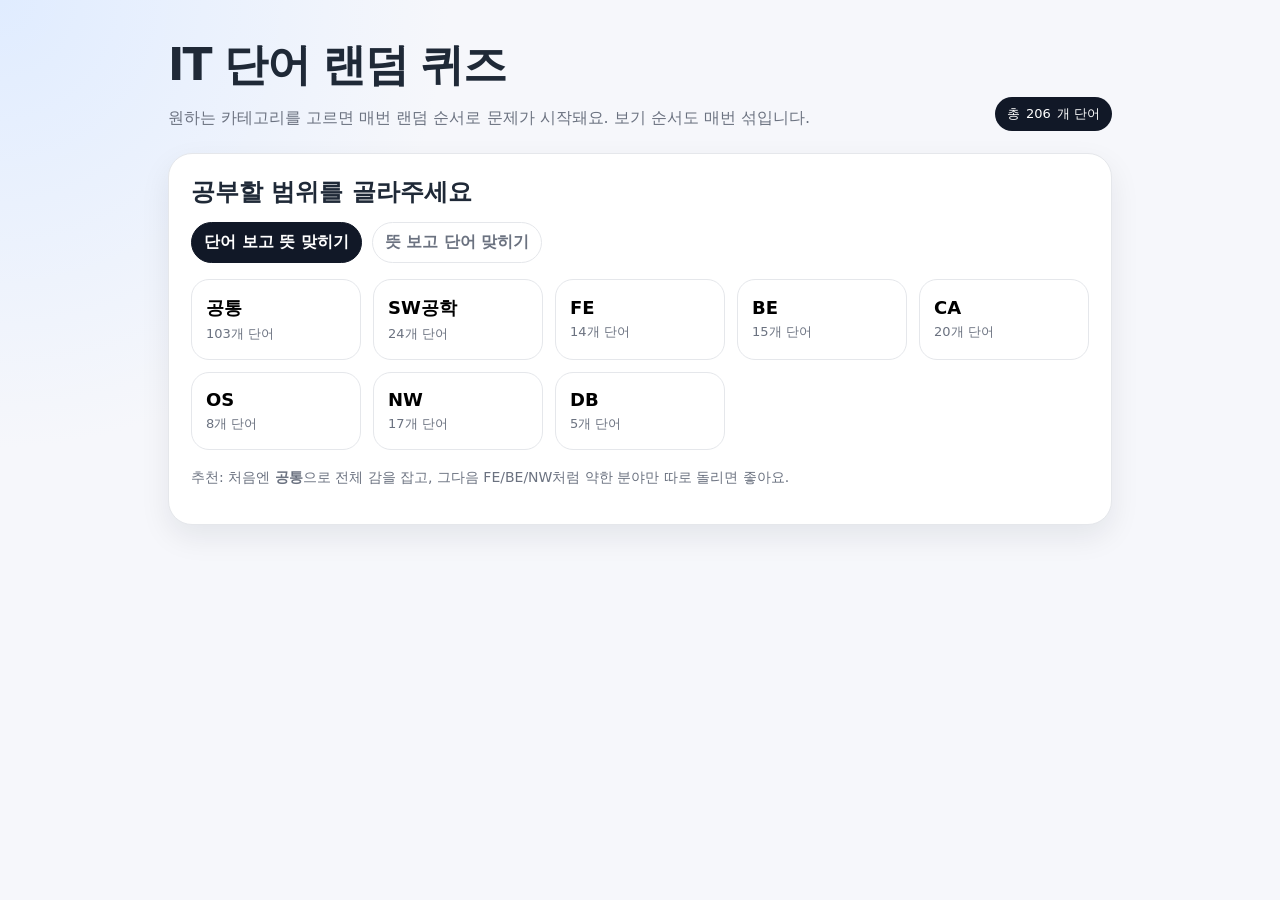
<file: index.html>
<!DOCTYPE html>
<html lang="ko">
<head>
  <meta charset="UTF-8" />
  <meta name="viewport" content="width=device-width, initial-scale=1.0" />
  <title>IT 단어 퀴즈 - 박지우 단어장</title>
  <link rel="stylesheet" href="style.css" />
</head>
<body>
  <div class="wrap">
    <section class="hero">
      <div>
        <h1 class="title">IT 단어 랜덤 퀴즈</h1>
        <p class="subtitle">원하는 카테고리를 고르면 매번 랜덤 순서로 문제가 시작돼요. 보기 순서도 매번 섞입니다.</p>
      </div>
      <div class="pill">총 <span id="totalCount">0</span>개 단어</div>
    </section>

    <section id="home" class="card">
      <h2 style="margin:0;">공부할 범위를 골라주세요</h2>
      <div class="mode-row" aria-label="퀴즈 유형 선택">
        <button class="mode active" data-mode="termToDesc">단어 보고 뜻 맞히기</button>
        <button class="mode" data-mode="descToTerm">뜻 보고 단어 맞히기</button>
      </div>
      <div id="categoryGrid" class="category-grid"></div>
      <p class="note">추천: 처음엔 <b>공통</b>으로 전체 감을 잡고, 그다음 FE/BE/NW처럼 약한 분야만 따로 돌리면 좋아요.</p>
    </section>

    <section id="quiz" class="card hidden">
      <div class="topbar">
        <button class="link-btn" id="backBtn">← 카테고리 다시 고르기</button>
        <div class="stats">
          <span class="stat" id="catStat">-</span>
          <span class="stat" id="scoreStat">0 / 0</span>
          <span class="stat" id="leftStat">남은 문제 0</span>
        </div>
      </div>
      <div class="progress"><div id="bar"></div></div>
      <div class="question">
        <div class="q-label" id="qLabel">이 단어의 뜻은?</div>
        <div class="q-main" id="qTerm"></div>
        <div class="q-desc hidden" id="qDesc"></div>
      </div>
      <div class="options" id="options"></div>
      <div id="answerBox" class="answer-box hidden"></div>
      <div class="controls">
        <button class="primary hidden" id="nextBtn">다음 문제</button>
        <button class="secondary" id="restartBtn">이 범위 다시 셔플</button>
        <button class="danger" id="resetWrongBtn">오답노트 비우기</button>
      </div>
      <div id="reviewArea" class="note"></div>
    </section>
  </div>

  <script>
    const WORDS = {"공통": [{"term": "HTTP", "short": "웹 브라우저(클라이언트)와 서버가 HTML, 이미지 등 데이터를 교환하기 위한 규칙, 프로토콜.", "detail": "Hypertext Transfer Protocol, 사용자가 링크를 클릭하면 브라우저가 서버에 데이터를 요청(Request)하고, 서버가 응답(Response)하여 웹 페이지를 보여주는 방식"}, {"term": "JavaScript", "short": "프로그래밍 언어, 웹 페이지를 동적으로 만들고 서버까지 개발할 수 있는 멀티 패러다임 프로그래밍 언어.", "detail": "객체 기반의 스크립트 언어로 HTML/CSS와 함께 프론트앤드 필수기술"}, {"term": "GW-BASIC", "short": "1980년대 인기를 끌었던 프로그래밍 입문용 언어.", "detail": "1980년대 후반 MS-DOS 환경에서 인기를 끌었던 마이크로소프트의 인터프리터 방식 프로그래밍 언어"}, {"term": "Git", "short": "코드가 보관되는 폴더인 저장소를 관리하는 프로그램(분산 버전 관리 시스템 프로그램)", "detail": ""}, {"term": "HTTPS", "short": "웹 브라우저와 서버 간의 데이터를 암호화하여 전송하는 안전한 통신 규약", "detail": "Hypertext Transfer Protocol Secure, SSL/TLS 인증서를 사용하여 통신을 암호화하고 서버를 인증함으로써 중간자 공격, 데이터 변조 및 도청을 방지."}, {"term": "HTML", "short": "웹 브라우저에 표시되도록 설계된 표준 마크업 언어.", "detail": "HyperText Markup Language, 제목, 단락, 목록 등 본문을 위한 구조적 의미 표현 뿐만 아니라 링크, 인용 그밖의 구조적 문서를 만들 수 있는 방법 제공."}, {"term": "CSS", "short": "마크업 언어가 실제 표시되는 방법을 기술하는 스타일 언어.", "detail": "Cascading Style Sheets."}, {"term": "API", "short": "서로 다른 소프트웨어 구성 요소가 데이터를 주고받거나 기능을 활용할 수 있도록 정의된 일련의 규칙과 약속", "detail": "Application Programming interface, 프로그램을 만드는데 필요한 기능을 직접 구현하지 않고 API 제공자들이 공유하는 데이터와 모듈 등을 갖다 쓸 수 있음."}, {"term": "Ontology", "short": "특정 분야에 존재하는 개념이나 관계를 명확하게 정의하고 구조화한 지식 모델", "detail": "기존의 가시적인 데이터 뿐만 아니라 비가시적인 개념까지 표현하는 지식표현방법. 개체, 클래스, 속성, 관계, 제약조건 구성. 의미, 관계를 포함한다는 점에서 경쟁력."}, {"term": "SDLC", "short": "소프트웨어 개발 수명주기. 소프트웨어 개발의 효율성과 품질을 높이기 위해 체계적으로 설계된 프로세스", "detail": "Software Development Life Cycle, 고품질 소프트웨어를 최소 비용과 시간으로 개발하기 위해 기획, 설계, 구현, 테스트, 배포, 유지보수의 단계를 구조화한 방법론"}, {"term": "SRS", "short": "소프트웨어 요구사항 명세서, 개발할 SW의 기능, 성능, 제약조건을 정의한 문서로 프로젝트의 핵심 지침서.", "detail": "Software Requirement Specification."}, {"term": "SDD", "short": "AI 시대에 코드보다 명세를 먼저 정의하고 이를 바탕으로 AI 에이전트가 코드를 생성/검증하는 현대적 개발 방법론", "detail": "Spec-Driven Development."}, {"term": "STS", "short": "스프링 프레임워크 기반의 자바 애플리케이션 개발을 위한 이클립스(Eclipse) 기반의 오픈소스 IDE", "detail": "Spring Tool Suite. Java/Spring 기반의 웹 서비스, 애플리케이션 구축."}, {"term": "React.js", "short": "자바스크립트 라이브러리의 하나로서 사용자 인터페이스를 만들기 위해 사용된다.", "detail": "보통 라우팅, API통신 등의 기능이 요구되는데 리액트에는 기본적으로 제공되지 않기 때문에 추가 라이브러리를 사용해야 한다.(2021-11기준)"}, {"term": "TDDD", "short": "데이터베이스 테스트 주도 개발(Test-Driven Database Development) 방법론", "detail": "제적(prior) 테스트를 도출하여 작성한 후, 실제적인 구현 착수보다 우선하는 소프트웨어 개발 방법론."}, {"term": "Regression Testing", "short": "회귀 테스트, 코드 수정으로 인해 기존 기능이 손상되지 않거나 새로운 버그가 발생하지 않는지 확인하는 데 사용되는 SW 테스트 전략", "detail": "소프트웨어의 기능 추가, 변경, 버그 수정 후, 기존에 잘 작동하던 기능에 회귀 버그가 발생했는지 확인하는 재테스트 기법"}, {"term": "CI/CD", "short": "개발자가 코드를 공유 저장소에 자주 반영(CI)하고, 자동화된 테스트 및 빌드(CD)", "detail": "지속적 통합(Continuous Integration)과 지속적 제공/배포(Continuous Delivery/Deployment)를 결합한 자동화 프로세스"}, {"term": "Kubernetes", "short": "k8s, 컨테이너화된 애플리케이션의 배포, 확장, 관리를 자동화하는 오픈소스 플랫폼", "detail": "쿠버네티스. 도커 등 컨테이너화된 애플리케이션의 배포, 확장, 관리를 자동화하는 오픈소스 컨테이너 오케스트레이션 플랫폼"}, {"term": "I18N", "short": "소프트웨어를 다양한 언어, 지역, 문화권 환경에 맞춰 쉽게 적응할 수 있도록 설계하는 개발 과정", "detail": "Internationalization. 텍스트 번역뿐만 아니라 날짜/숫자 형식, 화폐, UI 방향(RTL) 등을 사용자 환경에 맞게 최적화."}, {"term": "anaconda", "short": "패키지 관리와 디플로이를 단순케 할 목적으로 과학 계산을 위한 Python과 R 프로그래밍 언어의 자유-오픈 소스 배포판", "detail": ""}, {"term": "pip", "short": "Python에서 외부 패키지 모듈들을 설치하고 관리하는 패키지매니저.", "detail": "Python에서 사용가능한 다양한 package들을 설치 및 제거, 즉 관리하는 소프트웨어"}, {"term": "UV", "short": "빠르고 현대적인 Python 프로젝트/패키지 매니저. 가상환경과 의존성 설치를 빠르게 처리할 수 있도록 만든 CLI툴", "detail": "주로 Conda와 비교됨."}, {"term": "PATH environment variable", "short": "Path 환경변수. 운영체제가 명령어를 찾을 때 탐색하는 디렉토리 목록", "detail": ""}, {"term": "path", "short": "특정한 파일이 있는 위치를 나타내는 주소", "detail": ""}, {"term": "MFA", "short": "두 가지 이상의 서로 다른 인증 유형을 조합해 신원을 확인하는 방식", "detail": "multi-factor authentication. type 1+type 2, type2+type3, type3+type1 구성. 같은 유형끼리 조합은 MFA로 인정 안 됨."}, {"term": "2FA", "short": "MFA의 가장 흔한 형태로, 정확히 두 가지 인증 요소를 사용하는 방식", "detail": "two factor authentication, id/pw + otp"}, {"term": "SSH", "short": "네트워크를 통해 원격 서버에 안전하게 접속하기 위한 암호화 프로토콜", "detail": "secure shell, 주로 TCP 포트 22를 사용하여 클라이언트와 서버 간의 암호화된 터널을 생성합니다."}, {"term": "RSA", "short": "공개키(비대칭키) 암호화 알고리즘으로 가장 많이 씀", "detail": "리베스트-샤미르-애들먼 앞이름따서 지음. 소수(프라임넘버)라서 가능함. 작은 수는 복잡하지 않지만 큰 수로 가면 어마어마해짐."}, {"term": "PKI", "short": "공개키(비대칭키) 기반 구조", "detail": "항상 동일키, 이미 모두 공유됨."}, {"term": "SSH-keygen", "short": "공개키(삐대칭키) 알고리즘 기반의 SSH 키 쌍(공개키+개인키)을 생성하는 도구.", "detail": "일부 레거시 시스템이 패스워드 인증에 머물러있어서 국내에선 상대적으로 덜 씀."}, {"term": "Local Storage", "short": "웹 브라우저가 제공하는 클라이언트 측 데이터 장소(서버가 아닌, 사용자 브라우저에 데이터 저장)", "detail": "브라우저에 데이터를 영구적으로 저장하며, Session Storage처럼 탭을 닫아도 데이터가 사라지지 않음."}, {"term": "Oauth 2.0", "short": "제3자 애플리케이션에 비밀번호를 넘기지 않고도 특정한 권한만 위임할 수 있게 해주는 인증, 인가 프로토콜", "detail": ""}, {"term": "OpenID Connect", "short": "Oauth 2.0 위에 신원확인(인증) 기능을 추가한 프로토콜", "detail": "Access Token에 ID Token 추가발급"}, {"term": "SVN", "short": "중앙집중식 버전관리 시스템, 코드 변경 이력 관리하고 협업할 수 있게 해줌.", "detail": "Subversion, 서버에만 존재. 오프라인 작업 불가능, 브랜치 무거움. 속도 느려서 레거시 시스템 형상관리용으로 사용."}, {"term": "Remote Repository", "short": "원격저장소, 로컬이 아닌 서버에 있는 코드 저장소.", "detail": "GitHub, GitLab, Bitbucket 같은 곳이 대표적. 팀원들이 코드를 PUSH(올리고)/PULL(받아서) 함께 협업하는 공간"}, {"term": "Local Repository", "short": "내 PC에 있는 작업 폴더 + 변경 이력 저장소, 코드파일이나 수정기록도 저장됨.", "detail": "로컬저장소"}, {"term": "linefeed", "short": "리눅스 - 줄바꿈", "detail": ""}, {"term": "carriage return", "short": "윈도우 - 줄바꿈", "detail": ""}, {"term": "퍼지로직", "short": "참과 거짓이라는 이진 논리에서 벗어나 0~1 사이 연속적인 실수를 사용하여 모호하고 주관적인 정보를 처리하는 수학적 도구", "detail": "가전제품 제어, AI 등 복잡하고 불확실한 데이터를 다루는 시스템에 활용됨."}, {"term": "NLP", "short": "자연어처리. 인공지능의 하위분야로 컴퓨터가 인간의 언어를 이해, 해석, 생성 및 조작할 수 있도록 하는 기술", "detail": "Natural Language Processing. LLM과 달리 언어의 이해와 특정 작업(분석)에 중점을 둠. 분석기술로 워드투벡, BERT, GPT"}, {"term": "LLM", "short": "대규모 언어 모델, 인간의 언어를 이해하고 생성하는 데 사용되는 인공지능모델.", "detail": "Large Language Model. NLP와 달리 대규모 데이터를 기반으로 새로운 텍스트를 생성하는 데 더 특화되어있음."}, {"term": "NER", "short": "명명된 엔티티 인식. 텍스트 내에서 이인명, 지명, 기관명과 같은 특정한 정보를 가진 단어나 구를 식별하고 분류한다.", "detail": "Named Entity Recognition. NLP를 위한."}, {"term": "코사인유사도", "short": "두 벡터 간의 유사도를 각도로 측정하는 방법, -1~1 사이 값으로 표현", "detail": "벡터의 크기가 아닌 방향의 유사성을 측정. 값이 1에 가까울수록 유사, 0이면 무관, -1이면 반대. NLP에서 문장/단어 유사도 비교에 활용"}, {"term": "RNN", "short": "순환 신경망. 이전 단계 출력을 다음 입력으로 활용하여 순서 있는 데이터를 처리하는 신경망", "detail": "Recurrent Neural Network. 텍스트, 시계열 등 순차 데이터 처리에 적합. 장기 의존성 문제(기울기 소실)가 있어 LSTM, GRU로 발전. Transformer 등장 후 주류에서 밀림"}, {"term": "Transformer", "short": "어텐션 메커니즘 기반 딥러닝 모델 구조로 현대 LLM의 근간", "detail": "문장을 만들어내는 알고리즘. 'Attention is All You Need'에서 제안. 병렬 처리가 가능해 RNN보다 학습 속도가 빠르며, GPT·BERT 등 모든 현대 LLM의 기반 구조"}, {"term": "토큰화", "short": "텍스트를 모델이 처리할 수 있는 최소 단위(토큰)로 분리하는 과정", "detail": "단어·서브워드·문자 단위로 분리. LLM은 토큰 단위로 텍스트를 이해·생성하며, 한국어는 영어 대비 토큰 효율이 낮은 편"}, {"term": "입력 임베딩", "short": "토큰을 고차원 벡터로 변환하여 의미를 수치화하는 과정", "detail": "의미가 유사한 단어는 벡터 공간에서 가까이 위치. Transformer의 첫 번째 처리 단계로, 이후 어텐션 연산의 입력값이 됨"}, {"term": "TOP-K", "short": "AI가 다음 단어 생성 시 상위 K개 후보만 고려하여 선택하는 샘플링 방식", "detail": "AI가 고려하는 후보 단어의 수를 직접 제한하는 방식"}, {"term": "TOP-P", "short": "누적 확률이 P(%)가 될 때까지 후보 단어를 포함하여 선택하는 샘플링 방식", "detail": "특정 확률 퍼센테이지가 될 때까지 AI가 단어의 수를 뽑기"}, {"term": "ChatGPT", "short": "OpenAI가 GPT 모델 기반으로 만든 대화형 AI 서비스", "detail": "GPT-3.5, GPT-4 기반에 RLHF로 미세조정하여 자연스러운 대화가 가능하도록 한 챗봇."}, {"term": "RLHF", "short": "인간의 피드백을 강화학습에 결합하여 AI 모델을 정렬(Alignment)하는 기법", "detail": "인간이 선호하는 답변에 보상을 주어 모델을 미세조정하는 방식"}, {"term": "CoT", "short": "복잡한 추론이 필요할 때 단계별로 생각해보기를 추가하여 검증", "detail": "LLM이 복잡한 문제에 답을 내리기 전 중간 사고 단계를 명시적으로 표현하도록 유도하는 prompting 전략"}, {"term": "type1", "short": "지식 기반 인증 (사용자가 알고 있는 것)", "detail": "id/pw, PIN 등 사용자가 머릿속에 기억하는 정보로 인증"}, {"term": "type2", "short": "소유 기반 인증 (사용자가 가지고 있는 것)", "detail": "OTP 기기, 스마트카드, 휴대폰 등 물리적 소유물로 인증"}, {"term": "type3", "short": "존재 기반 인증 (사용자의 신체적 특성)", "detail": "지문, 홍채, 얼굴인식 등 생체정보로 인증. FIDO 프로토콜이 대표적"}, {"term": "FIDO", "short": "생체인증에 쓰이는 대표 프로토콜,", "detail": "Fast IDentity Online. FIDO2는 WebAuthn 포함. 피싱에 강하고 비밀번호 없는 인증(Passwordless) 구현 가능. type3 인증의 대표 구현체"}, {"term": "GPT", "short": "OpenAI가 개발한 대규모 사전학습 언어 모델", "detail": "Generative Pre-trained Transformer. 다양한 데이터로 학습시킨 것, 가장 유사한 단어들의 후보군 중에서 확률 기반 랜덤."}, {"term": "TCP", "short": "전송제어 프로토콜. 컴퓨터가 다른 컴퓨터와 데이터 통신을 하기 위한 다중화 규약", "detail": "Transmission Control Protocol. 3-way handshake로 연결 후 패킷 순서 보장·재전송 처리. HTTP/HTTPS의 기반. 속도보다 신뢰성이 중요한 곳에 사용"}, {"term": "UDP", "short": "사용자 데이터그램 프로토콜. 비연결형 전송 프로토콜로 신뢰성보다 속도를 우선시", "detail": "User Datagram Protocol. 연결 설정 없이 데이터 전송. 패킷 손실 가능하지만 빠름. 스트리밍, 온라인 게임, DNS, VoIP 등에 활용"}, {"term": "HypeText", "short": "링크를 통해 다른 문서로 이동할 수 있는 비선형적 텍스트", "detail": "클릭 한 번으로 연관 문서로 이동하는 구조. HTML의 'HT'가 HyperText의 약자이며, 웹의 핵심 개념"}, {"term": "Anchor tab", "short": "A tab. HTML에서 하이퍼링크를 만드는 태그", "detail": "<a href='URL'>텍스트<\/a> 형태로 사용. href로 이동 경로 지정, target='_blank'로 새 탭 열기 가능. 페이지 내 특정 위치(앵커)로 이동도 가능"}, {"term": "XML", "short": "데이터를 태그로 구조화하여 저장·전송하는 마크업 언어", "detail": "eXtensible Markup Language. 태그를 사용자가 직접 정의 가능. 시스템 간 데이터 교환에 사용되나 JSON 대비 무거움. 레거시 시스템·공공 API·문서 표준에서 여전히 활용"}, {"term": "Markdown", "short": "간단한 기호로 서식 있는 문서를 작성하는 경량 마크업 언어", "detail": "# (제목), * (강조), - (목록) 등 직관적 문법. HTML로 변환 가능. GitHub README, 블로그, 기술 문서 작성에 널리 사용됨"}, {"term": "GET", "short": "데이터를 URL에 담아 요청(조회)", "detail": ""}, {"term": "POST", "short": "데이터를 Body에 담아 요청(전송/저장), URL엔 안보임.", "detail": ""}, {"term": "URI Schema", "short": "어떤 방식으로 리소스에 접근할지 정의하는 규칙.", "detail": ""}, {"term": "DOM", "short": "문서 객체 모델로 웹 페이지를 스크립트 또는 프로그래밍 언어와 연결", "detail": "Document Object Model."}, {"term": "웹접근성", "short": "장애 여부, 나이, 환경에 상관없이 누구나 웹을 동등하게 이용할 수 있도록 만드는 것.", "detail": "대표적으로 이미지에 alt 추가(시각장애인 정보제공 고려)"}, {"term": "SEO", "short": "검색엔진 최적화, 검색결과에서 내 웹사이트가 상위에 노출되도록 최적화하는 작업.", "detail": "Search Engine Optimization"}, {"term": "Semantic Tag", "short": "태그 이름 자체가 의미를 가지는 HTML 태그, 브라우저와 검색엔진이 콘텐츠 구조를 이해할 수 있게 만듦.", "detail": "<head>, <body> 여러 태그 안에서 가능."}, {"term": "UTF-8", "short": "유니코드(한글)", "detail": ""}, {"term": "EUC-KR", "short": "한글을 2바이트(2byte)로 표현하는 완성형 인코딩 방식(=CP949)", "detail": ""}, {"term": "Box Model", "short": "HTML 모든 요소가 content → padding → border → margin 4겹 구조로 이루어진 박스 형태라는 개념", "detail": ""}, {"term": "CDN", "short": "콘텐츠 전송 네트워크. 전세계에 서버를 뿌려놓고 파일을 빠르게 전달해주는 네트워크.", "detail": "Contents delivery network."}, {"term": "Cloud Service Provider", "short": "클라우드 서비스 프로바이더. 대표적인 서비스 예 : AWS, GCP, Azure", "detail": ""}, {"term": "WAS", "short": "Web Application Server. 자바 기반", "detail": "Web Application Server."}, {"term": "ARIA", "short": "웹접근성의 핵심요소. HTML 요소에 접근성을 위한 디테일한 레이블, 정보 속성을 추가하는 집합.", "detail": "Accessible Rich Internet Applications."}, {"term": "RAG", "short": "나만의 파일들을 긁어와서 첨부하고 이를 기반으로 검색, 생성하여 답을 생성하는 AI", "detail": ""}, {"term": "TTS", "short": "Text-to-speech, 텍스트를 분석해 인간의 목소리로 변환하는 음성합성 기술.", "detail": ""}, {"term": "스니팻", "short": "Snippet, 작은 코드의 조각", "detail": ""}, {"term": "빌트인함수", "short": "import 하지 않아도 호출할 수 있는 기본적으로 포함되어있는 내장함수, 코드 작성의 효율성을 높여줌", "detail": "print(), len(). type()"}, {"term": "외부모듈", "short": "기본 제공되지 않고, 제3자가 개발하여 배포하는 라이브러리. pip install 명령어로 설치. import로 가져와 활용", "detail": "PyPI(Python Package Index)에서 설치"}, {"term": "OSI 7 계층", "short": "네트워크 통신을 7단계로 나눈 표준 모델", "detail": ""}, {"term": "인증", "short": "사용자의 신원을 확인하는 과정. 아이디, 비밀번호를 통해 이 사용자가 누구인지 검증한다.", "detail": ""}, {"term": "인가", "short": "인증된 사용자가 특정 자원이나 기능에 접근할 권한이 있는지 확인하는 과정. 신원 확인 후 이 사용자가 어디까지 접근 가능한지 결정한다.", "detail": ""}, {"term": "쿠키세션", "short": "HTTP는 기본적으로 요청이 끝나면 상태를 기억 못함 그래서 로그인 유지를 위해 쿠키/세션을 써요.", "detail": "데이터를 브라우저에 저장."}, {"term": "JWT", "short": "JSON Web Token, 서버가 상태를 저장 안해도 되는 인증방식. 로그인 정보를 서버가 아닌 토큰 안에 담아서 클라이언트에게 줌.", "detail": "header(암호화 방식), payload(유저 정보), signature(위조 방지 서명)"}, {"term": "serialize", "short": "문자열로 쭈루룩 연속적으로 보내는것, 직렬화.", "detail": ""}, {"term": "V-model", "short": "폭포수 모델의 변형. 테스트 단계를 확장하여 테스트 단계가 분석및 설계와 어떻게 관련되어 있는지를 표현. 각 개발 단계 검증에 초점. 오류 감소", "detail": ""}, {"term": "HMAC", "short": "쿠키에 들어간 세션 데이터가 사용자가 마음대로 바꾼 값인지 아닌지 확인하는 역할", "detail": "Hash-based Message Authentication Code"}, {"term": "SSL", "short": "웹 브라우저와 서버 간에 전송되는 데이터를 암호화하여 해킹이나 정보 유출을 막아주는 핵심 인터넷 보안 기술", "detail": "Secure Socket Layer, Netscape navigator에서 만듦."}, {"term": "Cocurrency", "short": "동시성. 여러 작업을 서버가 동시에 어떻게 처리할지에 관한 대답.", "detail": ""}, {"term": "Race condition", "short": "두 작업이 동시에 같은 데이터를 건드릴 때 생기는 문제.", "detail": ""}, {"term": "멀티 스레드", "short": "하나의 프로그램이 여러 작업을 동시에 실행하는 방식. 같은 데이터를 여러 스레드가 건드리면 Race condition 발생할 수 있음.", "detail": ""}, {"term": "Full scan", "short": "비효율적인 검색(모든 데이터를 찾아야하는)", "detail": ""}, {"term": "Sorting", "short": "정렬. 원하는 곳으로 빠르게 가서 데이터를 찾을 수 있음.", "detail": "너무 많으면 DB 자체의 용량이 커짐. 적절한 Trade-off 를 찾아서 딱 필요한 것만 인덱스."}, {"term": "Index", "short": "빠르게 검색하기 위한 테이블. Create Index 이름.", "detail": ""}, {"term": "Data Base", "short": "Collection of related Information", "detail": ""}, {"term": "CRUD", "short": "Create, Read, Update, Delete. 데이터를 다루는 4가지 기본동작의 약어", "detail": ""}, {"term": "Bash", "short": "리눅스, 맥 터미널에서 실행되는 스크립트 언어. 파일관리, 서버자동화, 반복 작업 등을 명령어로 처리할 때 사용. .sh 확장자 사용", "detail": ""}, {"term": "Perl", "short": "1987년에 만들어진 스크립트 언어. 텍스트 처리와 정규표현식에 강점이 있어 과거 서버 사이드 웹 개발과 로그 분석에 많이 쓰였음.", "detail": ""}, {"term": "PHP", "short": "웹 서버에 실행되는 서버사이드 언어. HTML 안에 코드를 직접 삽입할 수 있어 웹 개발에 특화되어있음. 워드프레스, 페이스북 초기버전이 이걸로 만들어짐.", "detail": ""}, {"term": "Java", "short": "한 번 작성하면 어디서든 실행된다 (Write Once, Run Anywhere)\"는 철학 JVM 위에서 실행되어 운영체제에 독립적. 대규모 기업 서버, 안드로이드 앱 개발에 주사용.", "detail": ""}], "SW공학": [{"term": "GW-BASIC", "short": "1980년대 인기를 끌었던 프로그래밍 입문용 언어.", "detail": "1980년대 후반 MS-DOS 환경에서 인기를 끌었던 마이크로소프트의 인터프리터 방식 프로그래밍 언어"}, {"term": "Git", "short": "코드가 보관되는 폴더인 저장소를 관리하는 프로그램(분산 버전 관리 시스템 프로그램)", "detail": ""}, {"term": "SDLC", "short": "소프트웨어 개발 수명주기. 소프트웨어 개발의 효율성과 품질을 높이기 위해 체계적으로 설계된 프로세스", "detail": "Software Development Life Cycle, 고품질 소프트웨어를 최소 비용과 시간으로 개발하기 위해 기획, 설계, 구현, 테스트, 배포, 유지보수의 단계를 구조화한 방법론"}, {"term": "SRS", "short": "소프트웨어 요구사항 명세서, 개발할 SW의 기능, 성능, 제약조건을 정의한 문서로 프로젝트의 핵심 지침서.", "detail": "Software Requirement Specification."}, {"term": "SDD", "short": "AI 시대에 코드보다 명세를 먼저 정의하고 이를 바탕으로 AI 에이전트가 코드를 생성/검증하는 현대적 개발 방법론", "detail": "Spec-Driven Development."}, {"term": "STS", "short": "스프링 프레임워크 기반의 자바 애플리케이션 개발을 위한 이클립스(Eclipse) 기반의 오픈소스 IDE", "detail": "Spring Tool Suite. Java/Spring 기반의 웹 서비스, 애플리케이션 구축."}, {"term": "TDDD", "short": "데이터베이스 테스트 주도 개발(Test-Driven Database Development) 방법론", "detail": "제적(prior) 테스트를 도출하여 작성한 후, 실제적인 구현 착수보다 우선하는 소프트웨어 개발 방법론."}, {"term": "Regression Testing", "short": "회귀 테스트, 코드 수정으로 인해 기존 기능이 손상되지 않거나 새로운 버그가 발생하지 않는지 확인하는 데 사용되는 SW 테스트 전략", "detail": "소프트웨어의 기능 추가, 변경, 버그 수정 후, 기존에 잘 작동하던 기능에 회귀 버그가 발생했는지 확인하는 재테스트 기법"}, {"term": "CI/CD", "short": "개발자가 코드를 공유 저장소에 자주 반영(CI)하고, 자동화된 테스트 및 빌드(CD)", "detail": "지속적 통합(Continuous Integration)과 지속적 제공/배포(Continuous Delivery/Deployment)를 결합한 자동화 프로세스"}, {"term": "Kubernetes", "short": "k8s, 컨테이너화된 애플리케이션의 배포, 확장, 관리를 자동화하는 오픈소스 플랫폼", "detail": "쿠버네티스. 도커 등 컨테이너화된 애플리케이션의 배포, 확장, 관리를 자동화하는 오픈소스 컨테이너 오케스트레이션 플랫폼"}, {"term": "I18N", "short": "소프트웨어를 다양한 언어, 지역, 문화권 환경에 맞춰 쉽게 적응할 수 있도록 설계하는 개발 과정", "detail": "Internationalization. 텍스트 번역뿐만 아니라 날짜/숫자 형식, 화폐, UI 방향(RTL) 등을 사용자 환경에 맞게 최적화."}, {"term": "UV", "short": "빠르고 현대적인 Python 프로젝트/패키지 매니저. 가상환경과 의존성 설치를 빠르게 처리할 수 있도록 만든 CLI툴", "detail": "주로 Conda와 비교됨."}, {"term": "SVN", "short": "중앙집중식 버전관리 시스템, 코드 변경 이력 관리하고 협업할 수 있게 해줌.", "detail": "Subversion, 서버에만 존재. 오프라인 작업 불가능, 브랜치 무거움. 속도 느려서 레거시 시스템 형상관리용으로 사용."}, {"term": "Remote Repository", "short": "원격저장소, 로컬이 아닌 서버에 있는 코드 저장소.", "detail": "GitHub, GitLab, Bitbucket 같은 곳이 대표적. 팀원들이 코드를 PUSH(올리고)/PULL(받아서) 함께 협업하는 공간"}, {"term": "Local Repository", "short": "내 PC에 있는 작업 폴더 + 변경 이력 저장소, 코드파일이나 수정기록도 저장됨.", "detail": "로컬저장소"}, {"term": "linefeed", "short": "리눅스 - 줄바꿈", "detail": ""}, {"term": "carriage return", "short": "윈도우 - 줄바꿈", "detail": ""}, {"term": "Markdown", "short": "간단한 기호로 서식 있는 문서를 작성하는 경량 마크업 언어", "detail": "# (제목), * (강조), - (목록) 등 직관적 문법. HTML로 변환 가능. GitHub README, 블로그, 기술 문서 작성에 널리 사용됨"}, {"term": "스니팻", "short": "Snippet, 작은 코드의 조각", "detail": ""}, {"term": "빌트인함수", "short": "import 하지 않아도 호출할 수 있는 기본적으로 포함되어있는 내장함수, 코드 작성의 효율성을 높여줌", "detail": "print(), len(). type()"}, {"term": "외부모듈", "short": "기본 제공되지 않고, 제3자가 개발하여 배포하는 라이브러리. pip install 명령어로 설치. import로 가져와 활용", "detail": "PyPI(Python Package Index)에서 설치"}, {"term": "serialize", "short": "문자열로 쭈루룩 연속적으로 보내는것, 직렬화.", "detail": ""}, {"term": "V-model", "short": "폭포수 모델의 변형. 테스트 단계를 확장하여 테스트 단계가 분석및 설계와 어떻게 관련되어 있는지를 표현. 각 개발 단계 검증에 초점. 오류 감소", "detail": ""}, {"term": "Perl", "short": "1987년에 만들어진 스크립트 언어. 텍스트 처리와 정규표현식에 강점이 있어 과거 서버 사이드 웹 개발과 로그 분석에 많이 쓰였음.", "detail": ""}], "FE": [{"term": "JavaScript", "short": "프로그래밍 언어, 웹 페이지를 동적으로 만들고 서버까지 개발할 수 있는 멀티 패러다임 프로그래밍 언어.", "detail": "객체 기반의 스크립트 언어로 HTML/CSS와 함께 프론트앤드 필수기술"}, {"term": "HTML", "short": "웹 브라우저에 표시되도록 설계된 표준 마크업 언어.", "detail": "HyperText Markup Language, 제목, 단락, 목록 등 본문을 위한 구조적 의미 표현 뿐만 아니라 링크, 인용 그밖의 구조적 문서를 만들 수 있는 방법 제공."}, {"term": "CSS", "short": "마크업 언어가 실제 표시되는 방법을 기술하는 스타일 언어.", "detail": "Cascading Style Sheets."}, {"term": "React.js", "short": "자바스크립트 라이브러리의 하나로서 사용자 인터페이스를 만들기 위해 사용된다.", "detail": "보통 라우팅, API통신 등의 기능이 요구되는데 리액트에는 기본적으로 제공되지 않기 때문에 추가 라이브러리를 사용해야 한다.(2021-11기준)"}, {"term": "Local Storage", "short": "웹 브라우저가 제공하는 클라이언트 측 데이터 장소(서버가 아닌, 사용자 브라우저에 데이터 저장)", "detail": "브라우저에 데이터를 영구적으로 저장하며, Session Storage처럼 탭을 닫아도 데이터가 사라지지 않음."}, {"term": "HypeText", "short": "링크를 통해 다른 문서로 이동할 수 있는 비선형적 텍스트", "detail": "클릭 한 번으로 연관 문서로 이동하는 구조. HTML의 'HT'가 HyperText의 약자이며, 웹의 핵심 개념"}, {"term": "Anchor tab", "short": "A tab. HTML에서 하이퍼링크를 만드는 태그", "detail": "<a href='URL'>텍스트<\/a> 형태로 사용. href로 이동 경로 지정, target='_blank'로 새 탭 열기 가능. 페이지 내 특정 위치(앵커)로 이동도 가능"}, {"term": "XML", "short": "데이터를 태그로 구조화하여 저장·전송하는 마크업 언어", "detail": "eXtensible Markup Language. 태그를 사용자가 직접 정의 가능. 시스템 간 데이터 교환에 사용되나 JSON 대비 무거움. 레거시 시스템·공공 API·문서 표준에서 여전히 활용"}, {"term": "DOM", "short": "문서 객체 모델로 웹 페이지를 스크립트 또는 프로그래밍 언어와 연결", "detail": "Document Object Model."}, {"term": "웹접근성", "short": "장애 여부, 나이, 환경에 상관없이 누구나 웹을 동등하게 이용할 수 있도록 만드는 것.", "detail": "대표적으로 이미지에 alt 추가(시각장애인 정보제공 고려)"}, {"term": "SEO", "short": "검색엔진 최적화, 검색결과에서 내 웹사이트가 상위에 노출되도록 최적화하는 작업.", "detail": "Search Engine Optimization"}, {"term": "Semantic Tag", "short": "태그 이름 자체가 의미를 가지는 HTML 태그, 브라우저와 검색엔진이 콘텐츠 구조를 이해할 수 있게 만듦.", "detail": "<head>, <body> 여러 태그 안에서 가능."}, {"term": "Box Model", "short": "HTML 모든 요소가 content → padding → border → margin 4겹 구조로 이루어진 박스 형태라는 개념", "detail": ""}, {"term": "ARIA", "short": "웹접근성의 핵심요소. HTML 요소에 접근성을 위한 디테일한 레이블, 정보 속성을 추가하는 집합.", "detail": "Accessible Rich Internet Applications."}], "BE": [{"term": "API", "short": "서로 다른 소프트웨어 구성 요소가 데이터를 주고받거나 기능을 활용할 수 있도록 정의된 일련의 규칙과 약속", "detail": "Application Programming interface, 프로그램을 만드는데 필요한 기능을 직접 구현하지 않고 API 제공자들이 공유하는 데이터와 모듈 등을 갖다 쓸 수 있음."}, {"term": "Oauth 2.0", "short": "제3자 애플리케이션에 비밀번호를 넘기지 않고도 특정한 권한만 위임할 수 있게 해주는 인증, 인가 프로토콜", "detail": ""}, {"term": "OpenID Connect", "short": "Oauth 2.0 위에 신원확인(인증) 기능을 추가한 프로토콜", "detail": "Access Token에 ID Token 추가발급"}, {"term": "GET", "short": "데이터를 URL에 담아 요청(조회)", "detail": ""}, {"term": "POST", "short": "데이터를 Body에 담아 요청(전송/저장), URL엔 안보임.", "detail": ""}, {"term": "CDN", "short": "콘텐츠 전송 네트워크. 전세계에 서버를 뿌려놓고 파일을 빠르게 전달해주는 네트워크.", "detail": "Contents delivery network."}, {"term": "Cloud Service Provider", "short": "클라우드 서비스 프로바이더. 대표적인 서비스 예 : AWS, GCP, Azure", "detail": ""}, {"term": "WAS", "short": "Web Application Server. 자바 기반", "detail": "Web Application Server."}, {"term": "인증", "short": "사용자의 신원을 확인하는 과정. 아이디, 비밀번호를 통해 이 사용자가 누구인지 검증한다.", "detail": ""}, {"term": "인가", "short": "인증된 사용자가 특정 자원이나 기능에 접근할 권한이 있는지 확인하는 과정. 신원 확인 후 이 사용자가 어디까지 접근 가능한지 결정한다.", "detail": ""}, {"term": "쿠키세션", "short": "HTTP는 기본적으로 요청이 끝나면 상태를 기억 못함 그래서 로그인 유지를 위해 쿠키/세션을 써요.", "detail": "데이터를 브라우저에 저장."}, {"term": "JWT", "short": "JSON Web Token, 서버가 상태를 저장 안해도 되는 인증방식. 로그인 정보를 서버가 아닌 토큰 안에 담아서 클라이언트에게 줌.", "detail": "header(암호화 방식), payload(유저 정보), signature(위조 방지 서명)"}, {"term": "HMAC", "short": "쿠키에 들어간 세션 데이터가 사용자가 마음대로 바꾼 값인지 아닌지 확인하는 역할", "detail": "Hash-based Message Authentication Code"}, {"term": "PHP", "short": "웹 서버에 실행되는 서버사이드 언어. HTML 안에 코드를 직접 삽입할 수 있어 웹 개발에 특화되어있음. 워드프레스, 페이스북 초기버전이 이걸로 만들어짐.", "detail": ""}, {"term": "Java", "short": "한 번 작성하면 어디서든 실행된다 (Write Once, Run Anywhere)\"는 철학 JVM 위에서 실행되어 운영체제에 독립적. 대규모 기업 서버, 안드로이드 앱 개발에 주사용.", "detail": ""}], "CA": [{"term": "Ontology", "short": "특정 분야에 존재하는 개념이나 관계를 명확하게 정의하고 구조화한 지식 모델", "detail": "기존의 가시적인 데이터 뿐만 아니라 비가시적인 개념까지 표현하는 지식표현방법. 개체, 클래스, 속성, 관계, 제약조건 구성. 의미, 관계를 포함한다는 점에서 경쟁력."}, {"term": "anaconda", "short": "패키지 관리와 디플로이를 단순케 할 목적으로 과학 계산을 위한 Python과 R 프로그래밍 언어의 자유-오픈 소스 배포판", "detail": ""}, {"term": "pip", "short": "Python에서 외부 패키지 모듈들을 설치하고 관리하는 패키지매니저.", "detail": "Python에서 사용가능한 다양한 package들을 설치 및 제거, 즉 관리하는 소프트웨어"}, {"term": "퍼지로직", "short": "참과 거짓이라는 이진 논리에서 벗어나 0~1 사이 연속적인 실수를 사용하여 모호하고 주관적인 정보를 처리하는 수학적 도구", "detail": "가전제품 제어, AI 등 복잡하고 불확실한 데이터를 다루는 시스템에 활용됨."}, {"term": "NLP", "short": "자연어처리. 인공지능의 하위분야로 컴퓨터가 인간의 언어를 이해, 해석, 생성 및 조작할 수 있도록 하는 기술", "detail": "Natural Language Processing. LLM과 달리 언어의 이해와 특정 작업(분석)에 중점을 둠. 분석기술로 워드투벡, BERT, GPT"}, {"term": "LLM", "short": "대규모 언어 모델, 인간의 언어를 이해하고 생성하는 데 사용되는 인공지능모델.", "detail": "Large Language Model. NLP와 달리 대규모 데이터를 기반으로 새로운 텍스트를 생성하는 데 더 특화되어있음."}, {"term": "NER", "short": "명명된 엔티티 인식. 텍스트 내에서 이인명, 지명, 기관명과 같은 특정한 정보를 가진 단어나 구를 식별하고 분류한다.", "detail": "Named Entity Recognition. NLP를 위한."}, {"term": "코사인유사도", "short": "두 벡터 간의 유사도를 각도로 측정하는 방법, -1~1 사이 값으로 표현", "detail": "벡터의 크기가 아닌 방향의 유사성을 측정. 값이 1에 가까울수록 유사, 0이면 무관, -1이면 반대. NLP에서 문장/단어 유사도 비교에 활용"}, {"term": "RNN", "short": "순환 신경망. 이전 단계 출력을 다음 입력으로 활용하여 순서 있는 데이터를 처리하는 신경망", "detail": "Recurrent Neural Network. 텍스트, 시계열 등 순차 데이터 처리에 적합. 장기 의존성 문제(기울기 소실)가 있어 LSTM, GRU로 발전. Transformer 등장 후 주류에서 밀림"}, {"term": "Transformer", "short": "어텐션 메커니즘 기반 딥러닝 모델 구조로 현대 LLM의 근간", "detail": "문장을 만들어내는 알고리즘. 'Attention is All You Need'에서 제안. 병렬 처리가 가능해 RNN보다 학습 속도가 빠르며, GPT·BERT 등 모든 현대 LLM의 기반 구조"}, {"term": "토큰화", "short": "텍스트를 모델이 처리할 수 있는 최소 단위(토큰)로 분리하는 과정", "detail": "단어·서브워드·문자 단위로 분리. LLM은 토큰 단위로 텍스트를 이해·생성하며, 한국어는 영어 대비 토큰 효율이 낮은 편"}, {"term": "입력 임베딩", "short": "토큰을 고차원 벡터로 변환하여 의미를 수치화하는 과정", "detail": "의미가 유사한 단어는 벡터 공간에서 가까이 위치. Transformer의 첫 번째 처리 단계로, 이후 어텐션 연산의 입력값이 됨"}, {"term": "TOP-K", "short": "AI가 다음 단어 생성 시 상위 K개 후보만 고려하여 선택하는 샘플링 방식", "detail": "AI가 고려하는 후보 단어의 수를 직접 제한하는 방식"}, {"term": "TOP-P", "short": "누적 확률이 P(%)가 될 때까지 후보 단어를 포함하여 선택하는 샘플링 방식", "detail": "특정 확률 퍼센테이지가 될 때까지 AI가 단어의 수를 뽑기"}, {"term": "ChatGPT", "short": "OpenAI가 GPT 모델 기반으로 만든 대화형 AI 서비스", "detail": "GPT-3.5, GPT-4 기반에 RLHF로 미세조정하여 자연스러운 대화가 가능하도록 한 챗봇."}, {"term": "RLHF", "short": "인간의 피드백을 강화학습에 결합하여 AI 모델을 정렬(Alignment)하는 기법", "detail": "인간이 선호하는 답변에 보상을 주어 모델을 미세조정하는 방식"}, {"term": "CoT", "short": "복잡한 추론이 필요할 때 단계별로 생각해보기를 추가하여 검증", "detail": "LLM이 복잡한 문제에 답을 내리기 전 중간 사고 단계를 명시적으로 표현하도록 유도하는 prompting 전략"}, {"term": "GPT", "short": "OpenAI가 개발한 대규모 사전학습 언어 모델", "detail": "Generative Pre-trained Transformer. 다양한 데이터로 학습시킨 것, 가장 유사한 단어들의 후보군 중에서 확률 기반 랜덤."}, {"term": "RAG", "short": "나만의 파일들을 긁어와서 첨부하고 이를 기반으로 검색, 생성하여 답을 생성하는 AI", "detail": ""}, {"term": "TTS", "short": "Text-to-speech, 텍스트를 분석해 인간의 목소리로 변환하는 음성합성 기술.", "detail": ""}], "OS": [{"term": "PATH environment variable", "short": "Path 환경변수. 운영체제가 명령어를 찾을 때 탐색하는 디렉토리 목록", "detail": ""}, {"term": "path", "short": "특정한 파일이 있는 위치를 나타내는 주소", "detail": ""}, {"term": "UTF-8", "short": "유니코드(한글)", "detail": ""}, {"term": "EUC-KR", "short": "한글을 2바이트(2byte)로 표현하는 완성형 인코딩 방식(=CP949)", "detail": ""}, {"term": "Cocurrency", "short": "동시성. 여러 작업을 서버가 동시에 어떻게 처리할지에 관한 대답.", "detail": ""}, {"term": "Race condition", "short": "두 작업이 동시에 같은 데이터를 건드릴 때 생기는 문제.", "detail": ""}, {"term": "멀티 스레드", "short": "하나의 프로그램이 여러 작업을 동시에 실행하는 방식. 같은 데이터를 여러 스레드가 건드리면 Race condition 발생할 수 있음.", "detail": ""}, {"term": "Bash", "short": "리눅스, 맥 터미널에서 실행되는 스크립트 언어. 파일관리, 서버자동화, 반복 작업 등을 명령어로 처리할 때 사용. .sh 확장자 사용", "detail": ""}], "NW": [{"term": "HTTP", "short": "웹 브라우저(클라이언트)와 서버가 HTML, 이미지 등 데이터를 교환하기 위한 규칙, 프로토콜.", "detail": "Hypertext Transfer Protocol, 사용자가 링크를 클릭하면 브라우저가 서버에 데이터를 요청(Request)하고, 서버가 응답(Response)하여 웹 페이지를 보여주는 방식"}, {"term": "HTTPS", "short": "웹 브라우저와 서버 간의 데이터를 암호화하여 전송하는 안전한 통신 규약", "detail": "Hypertext Transfer Protocol Secure, SSL/TLS 인증서를 사용하여 통신을 암호화하고 서버를 인증함으로써 중간자 공격, 데이터 변조 및 도청을 방지."}, {"term": "MFA", "short": "두 가지 이상의 서로 다른 인증 유형을 조합해 신원을 확인하는 방식", "detail": "multi-factor authentication. type 1+type 2, type2+type3, type3+type1 구성. 같은 유형끼리 조합은 MFA로 인정 안 됨."}, {"term": "2FA", "short": "MFA의 가장 흔한 형태로, 정확히 두 가지 인증 요소를 사용하는 방식", "detail": "two factor authentication, id/pw + otp"}, {"term": "SSH", "short": "네트워크를 통해 원격 서버에 안전하게 접속하기 위한 암호화 프로토콜", "detail": "secure shell, 주로 TCP 포트 22를 사용하여 클라이언트와 서버 간의 암호화된 터널을 생성합니다."}, {"term": "RSA", "short": "공개키(비대칭키) 암호화 알고리즘으로 가장 많이 씀", "detail": "리베스트-샤미르-애들먼 앞이름따서 지음. 소수(프라임넘버)라서 가능함. 작은 수는 복잡하지 않지만 큰 수로 가면 어마어마해짐."}, {"term": "PKI", "short": "공개키(비대칭키) 기반 구조", "detail": "항상 동일키, 이미 모두 공유됨."}, {"term": "SSH-keygen", "short": "공개키(삐대칭키) 알고리즘 기반의 SSH 키 쌍(공개키+개인키)을 생성하는 도구.", "detail": "일부 레거시 시스템이 패스워드 인증에 머물러있어서 국내에선 상대적으로 덜 씀."}, {"term": "type1", "short": "지식 기반 인증 (사용자가 알고 있는 것)", "detail": "id/pw, PIN 등 사용자가 머릿속에 기억하는 정보로 인증"}, {"term": "type2", "short": "소유 기반 인증 (사용자가 가지고 있는 것)", "detail": "OTP 기기, 스마트카드, 휴대폰 등 물리적 소유물로 인증"}, {"term": "type3", "short": "존재 기반 인증 (사용자의 신체적 특성)", "detail": "지문, 홍채, 얼굴인식 등 생체정보로 인증. FIDO 프로토콜이 대표적"}, {"term": "FIDO", "short": "생체인증에 쓰이는 대표 프로토콜,", "detail": "Fast IDentity Online. FIDO2는 WebAuthn 포함. 피싱에 강하고 비밀번호 없는 인증(Passwordless) 구현 가능. type3 인증의 대표 구현체"}, {"term": "TCP", "short": "전송제어 프로토콜. 컴퓨터가 다른 컴퓨터와 데이터 통신을 하기 위한 다중화 규약", "detail": "Transmission Control Protocol. 3-way handshake로 연결 후 패킷 순서 보장·재전송 처리. HTTP/HTTPS의 기반. 속도보다 신뢰성이 중요한 곳에 사용"}, {"term": "UDP", "short": "사용자 데이터그램 프로토콜. 비연결형 전송 프로토콜로 신뢰성보다 속도를 우선시", "detail": "User Datagram Protocol. 연결 설정 없이 데이터 전송. 패킷 손실 가능하지만 빠름. 스트리밍, 온라인 게임, DNS, VoIP 등에 활용"}, {"term": "URI Schema", "short": "어떤 방식으로 리소스에 접근할지 정의하는 규칙.", "detail": ""}, {"term": "OSI 7 계층", "short": "네트워크 통신을 7단계로 나눈 표준 모델", "detail": ""}, {"term": "SSL", "short": "웹 브라우저와 서버 간에 전송되는 데이터를 암호화하여 해킹이나 정보 유출을 막아주는 핵심 인터넷 보안 기술", "detail": "Secure Socket Layer, Netscape navigator에서 만듦."}], "DB": [{"term": "Full scan", "short": "비효율적인 검색(모든 데이터를 찾아야하는)", "detail": ""}, {"term": "Sorting", "short": "정렬. 원하는 곳으로 빠르게 가서 데이터를 찾을 수 있음.", "detail": "너무 많으면 DB 자체의 용량이 커짐. 적절한 Trade-off 를 찾아서 딱 필요한 것만 인덱스."}, {"term": "Index", "short": "빠르게 검색하기 위한 테이블. Create Index 이름.", "detail": ""}, {"term": "Data Base", "short": "Collection of related Information", "detail": ""}, {"term": "CRUD", "short": "Create, Read, Update, Delete. 데이터를 다루는 4가지 기본동작의 약어", "detail": ""}]};
    const categories = Object.keys(WORDS);
    const totalCount = categories.reduce((sum, key) => sum + WORDS[key].length, 0);
    document.getElementById('totalCount').textContent = totalCount;

    let mode = 'termToDesc';
    let currentCategory = null;
    let deck = [];
    let index = 0;
    let score = 0;
    let answered = false;
    let current = null;

    const home = document.getElementById('home');
    const quiz = document.getElementById('quiz');
    const grid = document.getElementById('categoryGrid');
    const optionsEl = document.getElementById('options');
    const answerBox = document.getElementById('answerBox');
    const nextBtn = document.getElementById('nextBtn');
    const reviewArea = document.getElementById('reviewArea');

    function shuffle(arr) {
      const copy = [...arr];
      for (let i = copy.length - 1; i > 0; i--) {
        const j = Math.floor(Math.random() * (i + 1));
        [copy[i], copy[j]] = [copy[j], copy[i]];
      }
      return copy;
    }

    function pickOptions(correct, pool, count = 4) {
      const wrongs = shuffle(pool.filter(item => item.term !== correct.term)).slice(0, count - 1);
      return shuffle([correct, ...wrongs]);
    }

    function getText(item) {
      return item.short || item.detail || '설명이 비어 있어요.';
    }

    function escapeHTML(str) {
      return String(str).replace(/[&<>'"]/g, ch => ({'&':'&amp;','<':'&lt;','>':'&gt;',"'":'&#39;','"':'&quot;'}[ch]));
    }

    function renderHome() {
      grid.innerHTML = '';
      categories.forEach(cat => {
        const btn = document.createElement('button');
        btn.className = 'category-btn';
        btn.innerHTML = `<div class="cat-name">${escapeHTML(cat)}</div><div class="cat-count">${WORDS[cat].length}개 단어</div>`;
        btn.addEventListener('click', () => startQuiz(cat));
        grid.appendChild(btn);
      });
    }

    document.querySelectorAll('.mode').forEach(btn => {
      btn.addEventListener('click', () => {
        document.querySelectorAll('.mode').forEach(b => b.classList.remove('active'));
        btn.classList.add('active');
        mode = btn.dataset.mode;
      });
    });

    function startQuiz(cat) {
      currentCategory = cat;
      deck = shuffle(WORDS[cat]);
      index = 0;
      score = 0;
      home.classList.add('hidden');
      quiz.classList.remove('hidden');
      renderQuestion();
    }

    function renderQuestion() {
      answered = false;
      nextBtn.classList.add('hidden');
      answerBox.classList.add('hidden');
      answerBox.innerHTML = '';
      optionsEl.innerHTML = '';

      if (index >= deck.length) {
        renderFinish();
        return;
      }

      current = deck[index];
      const progress = Math.round((index / deck.length) * 100);
      document.getElementById('bar').style.width = progress + '%';
      document.getElementById('catStat').textContent = `${currentCategory} · ${index + 1}/${deck.length}`;
      document.getElementById('scoreStat').textContent = `정답 ${score} / ${index}`;
      document.getElementById('leftStat').textContent = `남은 문제 ${deck.length - index}`;

      const qTerm = document.getElementById('qTerm');
      const qDesc = document.getElementById('qDesc');
      const qLabel = document.getElementById('qLabel');

      if (mode === 'termToDesc') {
        qLabel.textContent = '이 단어의 뜻은?';
        qTerm.textContent = current.term;
        qTerm.classList.remove('hidden');
        qDesc.classList.add('hidden');
      } else {
        qLabel.textContent = '이 설명에 해당하는 단어는?';
        qDesc.textContent = getText(current);
        qDesc.classList.remove('hidden');
        qTerm.classList.add('hidden');
      }

      const pool = WORDS[currentCategory].length >= 4 ? WORDS[currentCategory] : WORDS['공통'];
      pickOptions(current, pool).forEach(item => {
        const btn = document.createElement('button');
        btn.className = 'option';
        btn.innerHTML = mode === 'termToDesc' ? escapeHTML(getText(item)) : escapeHTML(item.term);
        btn.addEventListener('click', () => choose(btn, item));
        optionsEl.appendChild(btn);
      });
      renderWrongNote();
    }

    function choose(btn, selected) {
      if (answered) return;
      answered = true;
      const isCorrect = selected.term === current.term;
      if (isCorrect) score++;
      [...optionsEl.children].forEach(child => {
        const text = child.textContent.trim();
        const isAnswer = mode === 'termToDesc' ? text === getText(current) : text === current.term;
        if (isAnswer) child.classList.add('correct');
      });
      if (!isCorrect) {
        btn.classList.add('wrong');
        saveWrong(currentCategory, current);
      }
      answerBox.classList.remove('hidden');
      answerBox.innerHTML = `
        <div class="answer-title">${isCorrect ? '정답!' : '오답'} — ${escapeHTML(current.term)}</div>
        <div class="answer-detail">${escapeHTML(getText(current))}</div>
        ${current.detail && current.detail !== current.short ? `<div class="answer-detail" style="margin-top:8px;">${escapeHTML(current.detail)}</div>` : ''}
      `;
      index++;
      document.getElementById('scoreStat').textContent = `정답 ${score} / ${index}`;
      document.getElementById('leftStat').textContent = `남은 문제 ${deck.length - index}`;
      document.getElementById('bar').style.width = Math.round((index / deck.length) * 100) + '%';
      nextBtn.classList.remove('hidden');
      renderWrongNote();
    }

    function renderFinish() {
      document.getElementById('qLabel').textContent = '퀴즈 완료';
      document.getElementById('qTerm').classList.remove('hidden');
      document.getElementById('qTerm').textContent = `${score} / ${deck.length}개 정답`;
      document.getElementById('qDesc').classList.add('hidden');
      optionsEl.innerHTML = '';
      answerBox.classList.remove('hidden');
      answerBox.innerHTML = `<div class="answer-title">수고했어요.</div><div class="answer-detail">같은 카테고리를 다시 누르면 새 랜덤 순서로 시작합니다.</div>`;
      nextBtn.classList.add('hidden');
      document.getElementById('bar').style.width = '100%';
      document.getElementById('scoreStat').textContent = `정답 ${score} / ${deck.length}`;
      document.getElementById('leftStat').textContent = '남은 문제 0';
      renderWrongNote();
    }

    function wrongKey() { return 'itWordQuizWrong_v1'; }
    function loadWrong() {
      try { return JSON.parse(localStorage.getItem(wrongKey())) || []; } catch { return []; }
    }
    function saveWrong(cat, item) {
      const list = loadWrong();
      const key = cat + '::' + item.term;
      const exists = list.some(x => x.key === key);
      if (!exists) {
        list.unshift({ key, cat, term: item.term, short: getText(item), time: new Date().toISOString() });
        localStorage.setItem(wrongKey(), JSON.stringify(list.slice(0, 30)));
      }
    }
    function renderWrongNote() {
      const list = loadWrong();
      if (!list.length) { reviewArea.innerHTML = '오답노트가 비어 있어요. 틀린 문제는 이 브라우저에 자동 저장됩니다.'; return; }
      reviewArea.innerHTML = `<b>최근 오답노트</b><div class="review-list">${list.slice(0, 5).map(x => `<div class="review-item"><strong>${escapeHTML(x.term)} <span style="color:var(--muted);font-weight:600;">(${escapeHTML(x.cat)})</span></strong><span>${escapeHTML(x.short)}</span></div>`).join('')}</div>`;
    }

    nextBtn.addEventListener('click', renderQuestion);
    document.getElementById('restartBtn').addEventListener('click', () => startQuiz(currentCategory));
    document.getElementById('backBtn').addEventListener('click', () => { quiz.classList.add('hidden'); home.classList.remove('hidden'); });
    document.getElementById('resetWrongBtn').addEventListener('click', () => { localStorage.removeItem(wrongKey()); renderWrongNote(); });

    renderHome();
  </script>
</body>
</html>
</file>
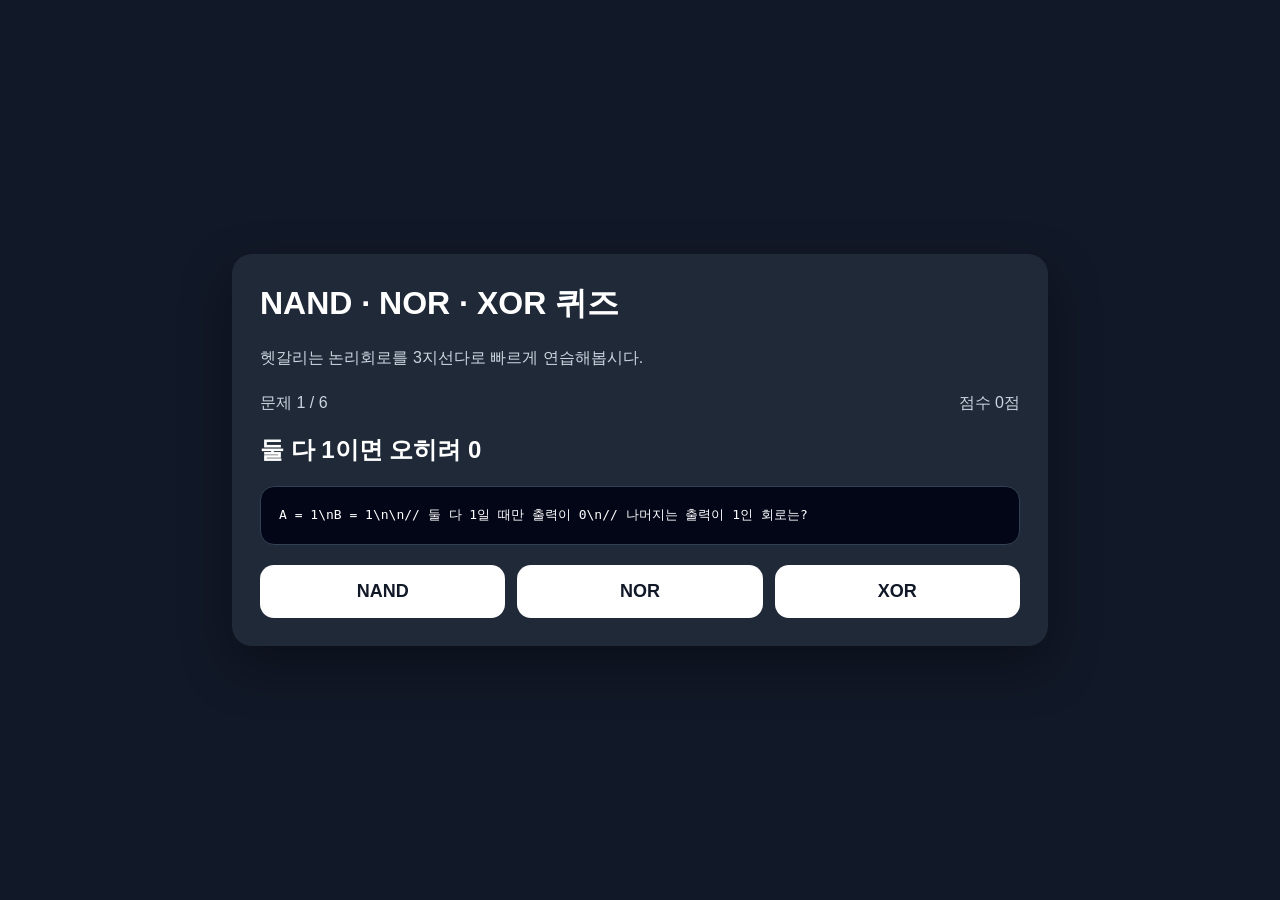
<file: 1.XOR_logic_gate.html>
<!DOCTYPE html>
<html lang="ko">
<head>
  <meta charset="UTF-8" />
  <meta name="viewport" content="width=device-width, initial-scale=1.0" />
  <title>NAND NOR XOR 퀴즈</title>
  <style>
    body {
      margin: 0;
      font-family: Arial, sans-serif;
      background: #111827;
      color: white;
      display: flex;
      justify-content: center;
      align-items: center;
      min-height: 100vh;
    }

    .container {
      width: 90%;
      max-width: 760px;
      background: #1f2937;
      border-radius: 20px;
      padding: 28px;
      box-shadow: 0 20px 50px rgba(0,0,0,0.35);
    }

    h1 {
      margin-top: 0;
      font-size: 32px;
    }

    .subtitle {
      color: #cbd5e1;
      margin-bottom: 24px;
    }

    .quiz-info {
      display: flex;
      justify-content: space-between;
      margin-bottom: 16px;
      color: #cbd5e1;
    }

    pre {
      background: #020617;
      border: 1px solid #334155;
      padding: 18px;
      border-radius: 14px;
      white-space: pre-wrap;
      line-height: 1.6;
      margin-bottom: 20px;
    }

    .options {
      display: grid;
      grid-template-columns: repeat(3, 1fr);
      gap: 12px;
    }

    button {
      border: none;
      border-radius: 14px;
      padding: 16px;
      font-size: 18px;
      font-weight: bold;
      cursor: pointer;
    }

    .option {
      background: white;
      color: #111827;
    }

    .option:hover {
      background: #e5e7eb;
    }

    .correct {
      background: #10b981 !important;
      color: white;
    }

    .wrong {
      background: #ef4444 !important;
      color: white;
    }

    .result-box {
      margin-top: 20px;
      padding: 18px;
      background: #0f172a;
      border: 1px solid #334155;
      border-radius: 14px;
      display: none;
    }

    .next-btn,
    .restart-btn {
      margin-top: 14px;
      background: #f8fafc;
      color: #111827;
    }

    .summary {
      background: #020617;
      border: 1px solid #334155;
      border-radius: 14px;
      padding: 18px;
      margin-top: 20px;
      line-height: 1.8;
    }

    @media (max-width: 600px) {
      .options {
        grid-template-columns: 1fr;
      }

      h1 {
        font-size: 26px;
      }
    }
  </style>
</head>
<body>
  <div class="container">
    <h1>NAND · NOR · XOR 퀴즈</h1>
    <p class="subtitle">헷갈리는 논리회로를 3지선다로 빠르게 연습해봅시다.</p>

    <div id="quizArea">
      <div class="quiz-info">
        <span id="questionNumber"></span>
        <span id="scoreText"></span>
      </div>

      <h2 id="questionTitle"></h2>
      <pre id="questionCode"></pre>

      <div class="options">
        <button class="option" onclick="chooseAnswer('NAND')">NAND</button>
        <button class="option" onclick="chooseAnswer('NOR')">NOR</button>
        <button class="option" onclick="chooseAnswer('XOR')">XOR</button>
      </div>

      <div class="result-box" id="resultBox">
        <h3 id="resultTitle"></h3>
        <p id="explanation"></p>
        <button class="next-btn" onclick="nextQuestion()">다음 문제</button>
      </div>
    </div>

    <div id="finishArea" style="display:none;">
      <h2 id="finalScore"></h2>
      <p id="finalMessage"></p>

      <div class="summary">
        <strong>3초 판별법</strong><br>
        NAND = 둘 다 1일 때만 0<br>
        NOR = 둘 다 0일 때만 1<br>
        XOR = 둘이 다를 때만 1
      </div>

      <button class="restart-btn" onclick="restartQuiz()">다시 풀기</button>
    </div>
  </div>

  <script>
    const questions = [
      {
        title: "둘 다 1이면 오히려 0",
        code: "A = 1\\nB = 1\\n\\n// 둘 다 1일 때만 출력이 0\\n// 나머지는 출력이 1인 회로는?",
        answer: "NAND",
        explanation: "AND의 반대라서 둘 다 1일 때만 0입니다."
      },
      {
        title: "아무도 안 켜져야 켜짐",
        code: "A = 0\\nB = 0\\n\\n// 둘 다 0일 때만 출력이 1\\n// 하나라도 1이면 출력이 0인 회로는?",
        answer: "NOR",
        explanation: "OR의 반대라서 둘 다 0일 때만 1입니다."
      },
      {
        title: "의견이 달라야 작동",
        code: "A = 1\\nB = 0\\n\\n// 두 입력이 서로 다를 때 출력이 1\\n// 같으면 출력이 0인 회로는?",
        answer: "XOR",
        explanation: "XOR은 두 입력이 다를 때만 1입니다."
      },
      {
        title: "JS 코드로 보는 NOT AND",
        code: "const A = true;\\nconst B = true;\\n\\nconst output = !(A && B);",
        answer: "NAND",
        explanation: "A && B는 AND이고, 앞에 !가 붙어서 NOT AND, 즉 NAND입니다."
      },
      {
        title: "JS 코드로 보는 NOT OR",
        code: "const A = false;\\nconst B = false;\\n\\nconst output = !(A || B);",
        answer: "NOR",
        explanation: "A || B는 OR이고, 앞에 !가 붙어서 NOT OR, 즉 NOR입니다."
      },
      {
        title: "서로 다르면 true",
        code: "const A = true;\\nconst B = false;\\n\\nconst output = A !== B;",
        answer: "XOR",
        explanation: "!==는 서로 다를 때 true입니다. 그래서 XOR과 같습니다."
      }
    ];

    let currentIndex = 0;
    let score = 0;
    let selected = false;

    function loadQuestion() {
      selected = false;

      const current = questions[currentIndex];

      document.getElementById("questionNumber").textContent =
        `문제 ${currentIndex + 1} / ${questions.length}`;

      document.getElementById("scoreText").textContent =
        `점수 ${score}점`;

      document.getElementById("questionTitle").textContent = current.title;
      document.getElementById("questionCode").textContent = current.code;

      document.getElementById("resultBox").style.display = "none";
      document.getElementById("resultTitle").textContent = "";
      document.getElementById("explanation").textContent = "";

      const optionButtons = document.querySelectorAll(".option");
      optionButtons.forEach(function(button) {
        button.classList.remove("correct", "wrong");
        button.disabled = false;
      });
    }

    function chooseAnswer(answer) {
      if (selected) return;
      selected = true;

      const current = questions[currentIndex];
      const optionButtons = document.querySelectorAll(".option");

      optionButtons.forEach(function(button) {
        button.disabled = true;

        if (button.textContent === current.answer) {
          button.classList.add("correct");
        }

        if (button.textContent === answer && answer !== current.answer) {
          button.classList.add("wrong");
        }
      });

      if (answer === current.answer) {
        score++;
        document.getElementById("resultTitle").textContent = "정답!";
      } else {
        document.getElementById("resultTitle").textContent =
          `오답! 정답은 ${current.answer}`;
      }

      document.getElementById("explanation").textContent = current.explanation;
      document.getElementById("resultBox").style.display = "block";
      document.getElementById("scoreText").textContent = `점수 ${score}점`;
    }

    function nextQuestion() {
      currentIndex++;

      if (currentIndex >= questions.length) {
        finishQuiz();
      } else {
        loadQuestion();
      }
    }

    function finishQuiz() {
      document.getElementById("quizArea").style.display = "none";
      document.getElementById("finishArea").style.display = "block";

      document.getElementById("finalScore").textContent =
        `${score} / ${questions.length}점`;

      if (score === questions.length) {
        document.getElementById("finalMessage").textContent =
          "완벽합니다. NAND, NOR, XOR 이제 거의 안 헷갈릴 거예요.";
      } else if (score >= 4) {
        document.getElementById("finalMessage").textContent =
          "거의 잡았습니다. 틀린 유형만 한 번 더 보면 됩니다.";
      } else {
        document.getElementById("finalMessage").textContent =
          "괜찮아요. 이건 반복하면 바로 잡히는 유형입니다.";
      }
    }

    function restartQuiz() {
      currentIndex = 0;
      score = 0;
      selected = false;

      document.getElementById("quizArea").style.display = "block";
      document.getElementById("finishArea").style.display = "none";

      loadQuestion();
    }

    loadQuestion();
  </script>
</body>
</html>
</file>
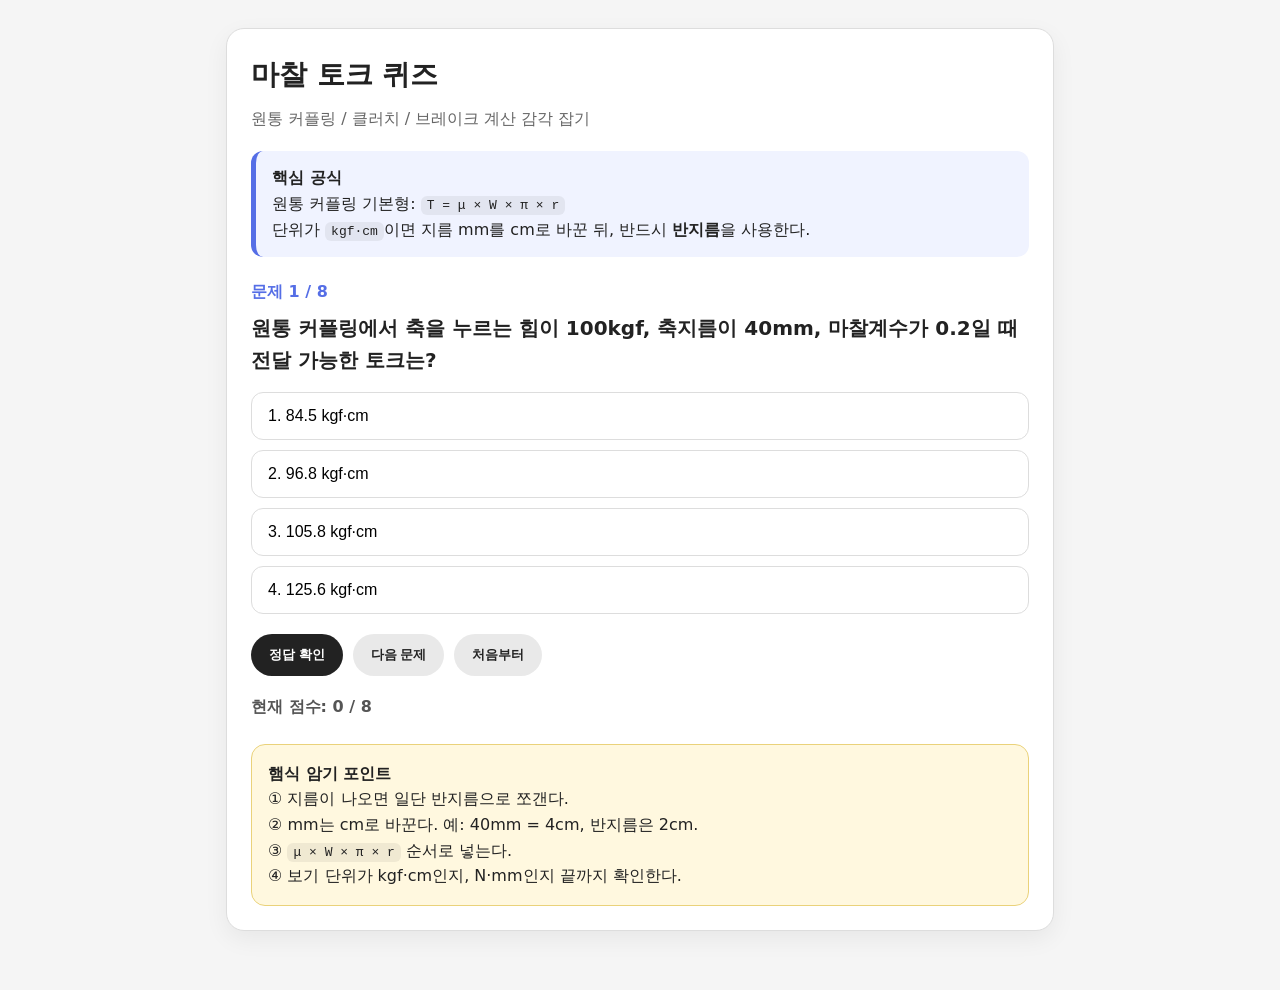
<file: 2.torque_quiz.html>
<!DOCTYPE html>
<html lang="ko">
<head>
  <meta charset="UTF-8" />
  <meta name="viewport" content="width=device-width, initial-scale=1.0" />
  <title>마찰 토크 퀴즈</title>
  <style>
    * { box-sizing: border-box; }
    body {
      margin: 0;
      font-family: system-ui, -apple-system, BlinkMacSystemFont, "Segoe UI", sans-serif;
      background: #f5f5f5;
      color: #222;
      line-height: 1.6;
    }
    .wrap {
      max-width: 860px;
      margin: 0 auto;
      padding: 28px 16px 60px;
    }
    .card {
      background: #fff;
      border: 1px solid #ddd;
      border-radius: 18px;
      padding: 24px;
      box-shadow: 0 8px 24px rgba(0,0,0,0.06);
    }
    h1 { margin: 0 0 8px; font-size: 28px; }
    .subtitle { margin: 0 0 20px; color: #666; }
    .formula {
      background: #f0f3ff;
      border-left: 5px solid #556ee6;
      padding: 14px 16px;
      border-radius: 12px;
      margin-bottom: 22px;
    }
    .problem-num {
      font-weight: 700;
      color: #556ee6;
      margin-bottom: 8px;
    }
    .question {
      font-size: 20px;
      font-weight: 700;
      margin-bottom: 16px;
    }
    .choices {
      display: grid;
      gap: 10px;
      margin-bottom: 20px;
    }
    button.choice {
      width: 100%;
      text-align: left;
      padding: 14px 16px;
      border: 1px solid #ddd;
      border-radius: 12px;
      background: #fff;
      cursor: pointer;
      font-size: 16px;
      transition: 0.15s;
    }
    button.choice:hover { background: #f7f7f7; }
    button.choice.selected {
      border-color: #556ee6;
      background: #eef1ff;
      font-weight: 700;
    }
    .actions {
      display: flex;
      gap: 10px;
      flex-wrap: wrap;
      margin-bottom: 16px;
    }
    .btn {
      border: 0;
      border-radius: 999px;
      padding: 12px 18px;
      font-weight: 700;
      cursor: pointer;
      background: #222;
      color: white;
    }
    .btn.secondary {
      background: #e9e9e9;
      color: #222;
    }
    .result {
      display: none;
      padding: 16px;
      border-radius: 14px;
      background: #f7f7f7;
      white-space: pre-line;
    }
    .result.correct {
      background: #eaf8ee;
      border: 1px solid #9bd3aa;
    }
    .result.wrong {
      background: #fff0f0;
      border: 1px solid #e2a1a1;
    }
    .score {
      margin-top: 18px;
      color: #555;
      font-weight: 700;
    }
    .tip {
      margin-top: 24px;
      padding: 16px;
      border-radius: 14px;
      background: #fff8df;
      border: 1px solid #ead27a;
    }
    code {
      background: rgba(0,0,0,0.06);
      padding: 2px 6px;
      border-radius: 6px;
    }
  </style>
</head>
<body>
  <div class="wrap">
    <div class="card">
      <h1>마찰 토크 퀴즈</h1>
      <p class="subtitle">원통 커플링 / 클러치 / 브레이크 계산 감각 잡기</p>

      <div class="formula">
        <strong>핵심 공식</strong><br>
        원통 커플링 기본형: <code>T = μ × W × π × r</code><br>
        단위가 <code>kgf·cm</code>이면 지름 mm를 cm로 바꾼 뒤, 반드시 <strong>반지름</strong>을 사용한다.
      </div>

      <div class="problem-num" id="problemNum"></div>
      <div class="question" id="question"></div>
      <div class="choices" id="choices"></div>

      <div class="actions">
        <button class="btn" onclick="checkAnswer()">정답 확인</button>
        <button class="btn secondary" onclick="nextProblem()">다음 문제</button>
        <button class="btn secondary" onclick="resetQuiz()">처음부터</button>
      </div>

      <div class="result" id="result"></div>
      <div class="score" id="score"></div>

      <div class="tip">
        <strong>햄식 암기 포인트</strong><br>
        ① 지름이 나오면 일단 반지름으로 쪼갠다.<br>
        ② mm는 cm로 바꾼다. 예: 40mm = 4cm, 반지름은 2cm.<br>
        ③ <code>μ × W × π × r</code> 순서로 넣는다.<br>
        ④ 보기 단위가 kgf·cm인지, N·mm인지 끝까지 확인한다.
      </div>
    </div>
  </div>

  <script>
    const problems = [
      {
        question: "원통 커플링에서 축을 누르는 힘이 100kgf, 축지름이 40mm, 마찰계수가 0.2일 때 전달 가능한 토크는?",
        choices: ["84.5 kgf·cm", "96.8 kgf·cm", "105.8 kgf·cm", "125.6 kgf·cm"],
        answer: 3,
        explain: "40mm = 4cm, 반지름 r = 2cm\nT = μ × W × π × r\nT = 0.2 × 100 × 3.14 × 2 = 125.6 kgf·cm"
      },
      {
        question: "원통 커플링에서 W = 150kgf, d = 60mm, μ = 0.15일 때 전달 토크는?",
        choices: ["141.3 kgf·cm", "211.95 kgf·cm", "282.6 kgf·cm", "423.9 kgf·cm"],
        answer: 1,
        explain: "60mm = 6cm, 반지름 r = 3cm\nT = 0.15 × 150 × 3.14 × 3 = 211.95 kgf·cm"
      },
      {
        question: "원통 커플링에서 W = 200kgf, d = 50mm, μ = 0.2일 때 전달 토크는?",
        choices: ["100 kgf·cm", "157 kgf·cm", "314 kgf·cm", "628 kgf·cm"],
        answer: 2,
        explain: "50mm = 5cm, 반지름 r = 2.5cm\nT = 0.2 × 200 × 3.14 × 2.5 = 314 kgf·cm"
      },
      {
        question: "원통 커플링에서 d = 80mm, W = 120kgf, μ = 0.25일 때 전달 토크는?",
        choices: ["188.4 kgf·cm", "251.2 kgf·cm", "376.8 kgf·cm", "753.6 kgf·cm"],
        answer: 2,
        explain: "80mm = 8cm, 반지름 r = 4cm\nT = 0.25 × 120 × 3.14 × 4 = 376.8 kgf·cm"
      },
      {
        question: "전달 토크가 314kgf·cm이고, W = 100kgf, μ = 0.25일 때 축지름 d는?",
        choices: ["20mm", "30mm", "40mm", "50mm"],
        answer: 2,
        explain: "T = μ × W × π × r\n314 = 0.25 × 100 × 3.14 × r\nr = 4cm\n지름 d = 8cm = 80mm가 나와야 하지만 보기에 없음.\n따라서 이 문제는 보기 오류 문제입니다."
      },
      {
        question: "원통 커플링에서 W = 80kgf, d = 40mm, μ = 0.3일 때 전달 토크는?",
        choices: ["75.36 kgf·cm", "150.72 kgf·cm", "301.44 kgf·cm", "37.68 kgf·cm"],
        answer: 1,
        explain: "40mm = 4cm, 반지름 r = 2cm\nT = 0.3 × 80 × 3.14 × 2 = 150.72 kgf·cm"
      },
      {
        question: "다음 중 원통 커플링 토크 계산에서 가장 많이 하는 실수는?",
        choices: ["마찰계수를 곱하는 것", "지름 대신 반지름을 쓰는 것", "반지름 대신 지름을 그대로 쓰는 것", "π를 곱하는 것"],
        answer: 2,
        explain: "토크는 중심으로부터의 거리, 즉 반지름 r을 곱합니다.\n지름 d를 그대로 쓰면 값이 2배로 커집니다."
      },
      {
        question: "축지름 30mm는 kgf·cm 단위 계산에서 반지름으로 얼마를 넣어야 하는가?",
        choices: ["1.5cm", "3cm", "15cm", "30cm"],
        answer: 0,
        explain: "30mm = 3cm\n반지름은 절반이므로 r = 1.5cm"
      }
    ];

    let current = 0;
    let selected = null;
    let correctCount = 0;
    let solved = new Array(problems.length).fill(false);

    function renderProblem() {
      const p = problems[current];
      selected = null;
      document.getElementById("problemNum").textContent = `문제 ${current + 1} / ${problems.length}`;
      document.getElementById("question").textContent = p.question;
      document.getElementById("result").style.display = "none";
      document.getElementById("result").className = "result";

      const choicesEl = document.getElementById("choices");
      choicesEl.innerHTML = "";

      p.choices.forEach((choice, index) => {
        const btn = document.createElement("button");
        btn.className = "choice";
        btn.textContent = `${index + 1}. ${choice}`;
        btn.onclick = () => selectChoice(index);
        choicesEl.appendChild(btn);
      });

      updateScore();
    }

    function selectChoice(index) {
      selected = index;
      const buttons = document.querySelectorAll(".choice");
      buttons.forEach(btn => btn.classList.remove("selected"));
      buttons[index].classList.add("selected");
    }

    function checkAnswer() {
      const result = document.getElementById("result");
      const p = problems[current];

      if (selected === null) {
        result.style.display = "block";
        result.className = "result wrong";
        result.textContent = "먼저 보기를 골라주세요.";
        return;
      }

      const isCorrect = selected === p.answer;

      if (isCorrect && !solved[current]) {
        correctCount++;
        solved[current] = true;
      }

      result.style.display = "block";
      result.className = isCorrect ? "result correct" : "result wrong";
      result.textContent = `${isCorrect ? "정답입니다." : "오답입니다."}\n\n정답: ${p.answer + 1}번\n\n해설:\n${p.explain}`;
      updateScore();
    }

    function nextProblem() {
      current = (current + 1) % problems.length;
      renderProblem();
    }

    function resetQuiz() {
      current = 0;
      selected = null;
      correctCount = 0;
      solved = new Array(problems.length).fill(false);
      renderProblem();
    }

    function updateScore() {
      document.getElementById("score").textContent = `현재 점수: ${correctCount} / ${problems.length}`;
    }

    renderProblem();
  </script>
</body>
</html>
</file>
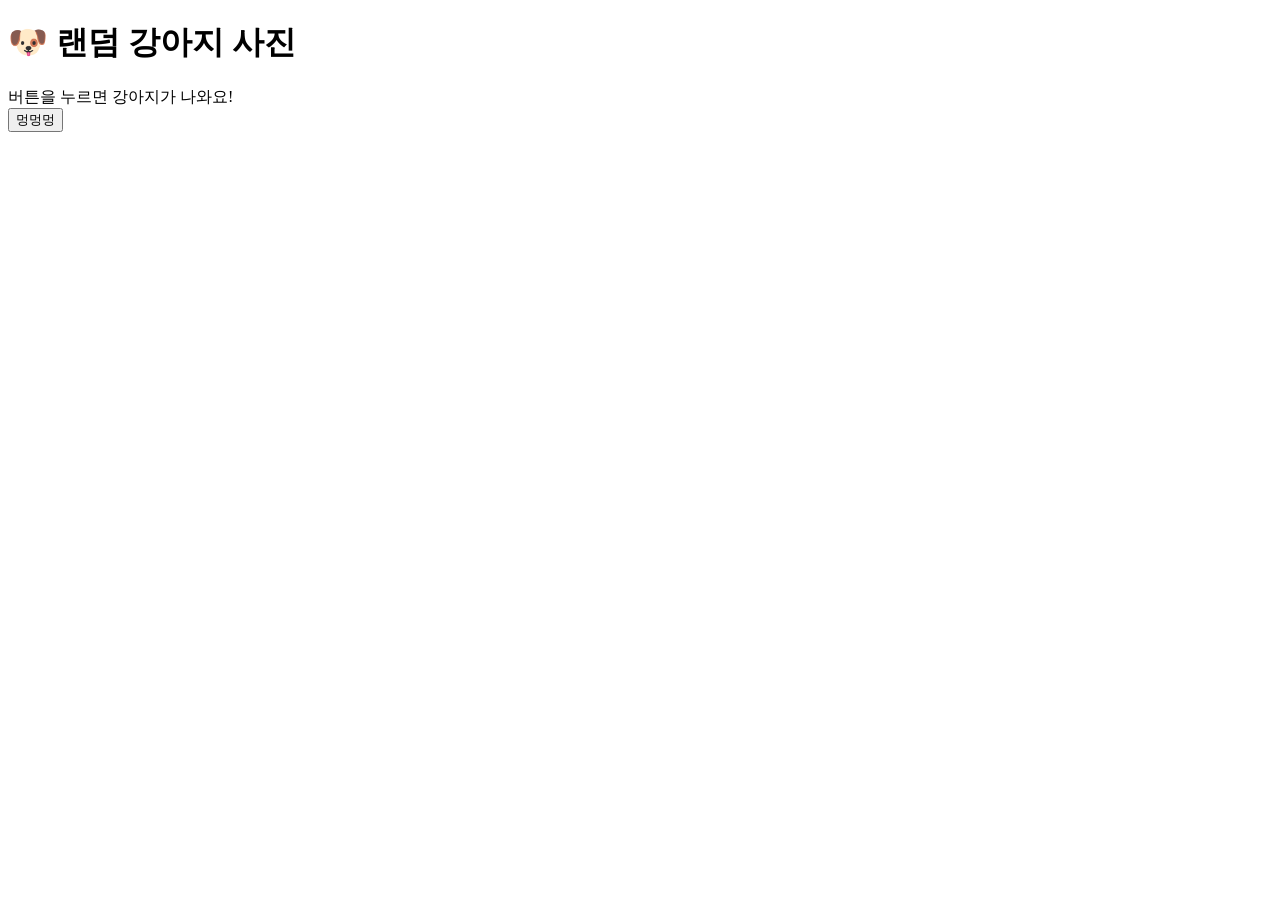
<file: random_mungmung.html>
<!DOCTYPE html>
<html lang="en">
<head>
    <meta charset="UTF-8">
    <meta name="viewport" content="width=device-width, initial-scale=1.0">
    <title>멍멍이 사진</title>

</head>
<body>
        <!-- 1. 버튼을 클릭하면, 이미지를 화면에 출력한다. -->
        <!-- 요청해야할 주소는 dog.ceo에 방문해서 랜덤 강아지 사진을 받아오는 스펙을 찾아서...-->

    <h1>🐶 랜덤 강아지 사진</h1>     
    <div id="result">버튼을 누르면 강아지가 나와요!</div>
    <button id="loadBtn">멍멍멍</button>    
    <script>
         /* GET으로 정보요청 */
        document.getElementById('loadBtn').addEventListener('click', () => {    
            //console.log('클릭');
            
            fetch(`https://dog.ceo/api/breeds/image/random`)
            .then((resp) => resp.json())
            .then((data) => { 
                
                displayResult(data);
            })
            .catch(error => {
                console.error("알 수 없는 오류: ", error);
                displayError(error)
            });

            function displayError(data) {
                const result = document.getElementById('result');
                result.innerHTML = `
                    <p style="color : red">이미지를 불러오지 못했습니다.</p>
                `;
            }
});

            function displayResult(data) {
                console.log("화면에 DOM 그리기: ", data)
                const result = document.getElementById('result');
                result.innerHTML = `
                    <img src="${data.message}" width="400px">
                `;}
                
    </script>


</body>
</html>
</file>
<file: style.css>
:root {
  --bg: #f6f7fb;
  --card: #ffffff;
  --text: #1f2937;
  --muted: #6b7280;
  --line: #e5e7eb;
  --primary: #2563eb;
  --primary-soft: #dbeafe;
  --good: #16a34a;
  --bad: #dc2626;
  --warn: #f59e0b;
  --shadow: 0 12px 30px rgba(15, 23, 42, 0.08);
}
* { box-sizing: border-box; }
body {
  margin: 0;
  font-family: system-ui, -apple-system, BlinkMacSystemFont, "Segoe UI", sans-serif;
  background: radial-gradient(circle at top left, #e0ecff 0, transparent 28rem), var(--bg);
  color: var(--text);
  min-height: 100vh;
}
.wrap { max-width: 980px; margin: 0 auto; padding: 36px 18px 56px; }
.hero { display: flex; justify-content: space-between; gap: 20px; align-items: flex-end; margin-bottom: 22px; }
.title { margin: 0; font-size: clamp(28px, 5vw, 44px); letter-spacing: -0.04em; }
.subtitle { margin: 10px 0 0; color: var(--muted); line-height: 1.6; }
.pill { display: inline-flex; align-items: center; gap: 6px; padding: 8px 12px; border-radius: 999px; background: #111827; color: #fff; font-size: 13px; white-space: nowrap; }
.card { background: var(--card); border: 1px solid var(--line); border-radius: 24px; box-shadow: var(--shadow); padding: 22px; }
.category-grid { display: grid; grid-template-columns: repeat(auto-fit, minmax(140px, 1fr)); gap: 12px; margin-top: 16px; }
button { font: inherit; }
.category-btn {
  border: 1px solid var(--line); background: #fff; border-radius: 18px; padding: 16px 14px; text-align: left;
  cursor: pointer; transition: transform .15s ease, border-color .15s ease, background .15s ease;
}
.category-btn:hover { transform: translateY(-2px); border-color: #93c5fd; background: #f8fbff; }
.cat-name { font-weight: 800; font-size: 18px; }
.cat-count { margin-top: 5px; color: var(--muted); font-size: 13px; }
.hidden { display: none !important; }
.topbar { display: flex; justify-content: space-between; align-items: center; gap: 12px; margin-bottom: 14px; }
.link-btn { border: 0; background: transparent; color: var(--primary); font-weight: 700; cursor: pointer; padding: 8px; }
.stats { display: flex; flex-wrap: wrap; gap: 8px; color: var(--muted); font-size: 14px; }
.stat { padding: 7px 10px; background: #f3f4f6; border-radius: 999px; }
.question { margin: 18px 0 16px; padding: 22px; border-radius: 22px; background: #f8fafc; border: 1px solid var(--line); }
.q-label { color: var(--muted); font-size: 14px; margin-bottom: 8px; }
.q-main { font-size: clamp(26px, 5vw, 42px); font-weight: 900; letter-spacing: -0.03em; word-break: keep-all; }
.q-desc { font-size: 19px; line-height: 1.65; font-weight: 650; }
.options { display: grid; gap: 10px; }
.option { width: 100%; border: 1px solid var(--line); background: #fff; border-radius: 16px; padding: 15px 16px; text-align: left; cursor: pointer; line-height: 1.55; }
.option:hover { border-color: #bfdbfe; background: #f8fbff; }
.option.correct { border-color: #86efac; background: #f0fdf4; }
.option.wrong { border-color: #fecaca; background: #fef2f2; }
.answer-box { margin-top: 14px; border-radius: 18px; padding: 16px; background: #fff; border: 1px solid var(--line); }
.answer-title { font-weight: 900; margin-bottom: 6px; }
.answer-detail { color: var(--muted); line-height: 1.6; }
.controls { margin-top: 18px; display: flex; flex-wrap: wrap; gap: 10px; }
.primary, .secondary, .danger { border: 0; border-radius: 14px; padding: 12px 16px; font-weight: 800; cursor: pointer; }
.primary { background: var(--primary); color: #fff; }
.secondary { background: var(--primary-soft); color: #1d4ed8; }
.danger { background: #fee2e2; color: var(--bad); }
.mode-row { display: flex; gap: 10px; flex-wrap: wrap; margin: 14px 0 0; }
.mode { border: 1px solid var(--line); border-radius: 999px; padding: 9px 12px; background: #fff; cursor: pointer; color: var(--muted); font-weight: 700; }
.mode.active { background: #111827; color: #fff; border-color: #111827; }
.progress { height: 10px; background: #eef2ff; border-radius: 999px; overflow: hidden; margin-top: 12px; }
.progress > div { height: 100%; width: 0%; background: var(--primary); transition: width .2s ease; }
.note { margin-top: 16px; color: var(--muted); font-size: 14px; line-height: 1.6; }
.review-list { display: grid; gap: 10px; margin-top: 14px; }
.review-item { border: 1px solid var(--line); border-radius: 16px; padding: 13px; background: #fff; }
.review-item strong { display:block; margin-bottom: 5px; }
@media (max-width: 640px) { .hero { align-items: flex-start; flex-direction: column; } .card { padding: 16px; } }
</file>
